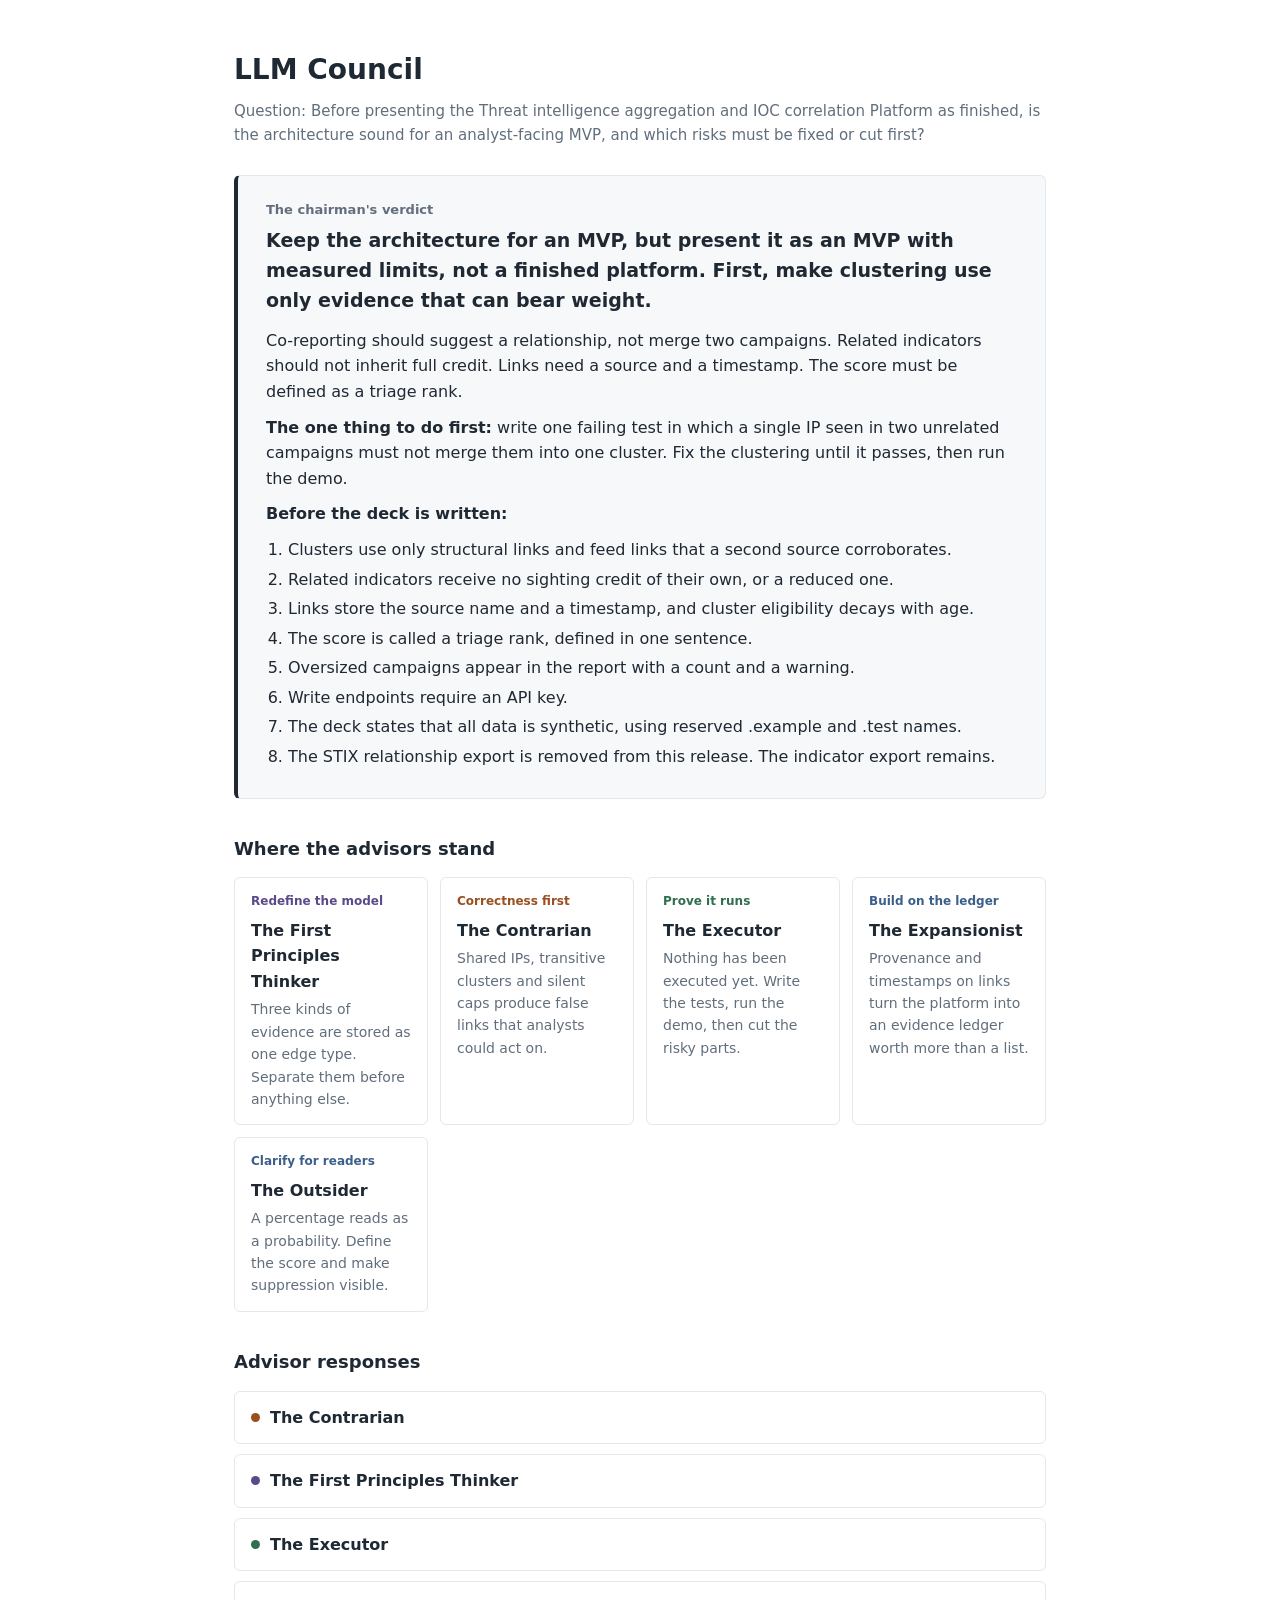
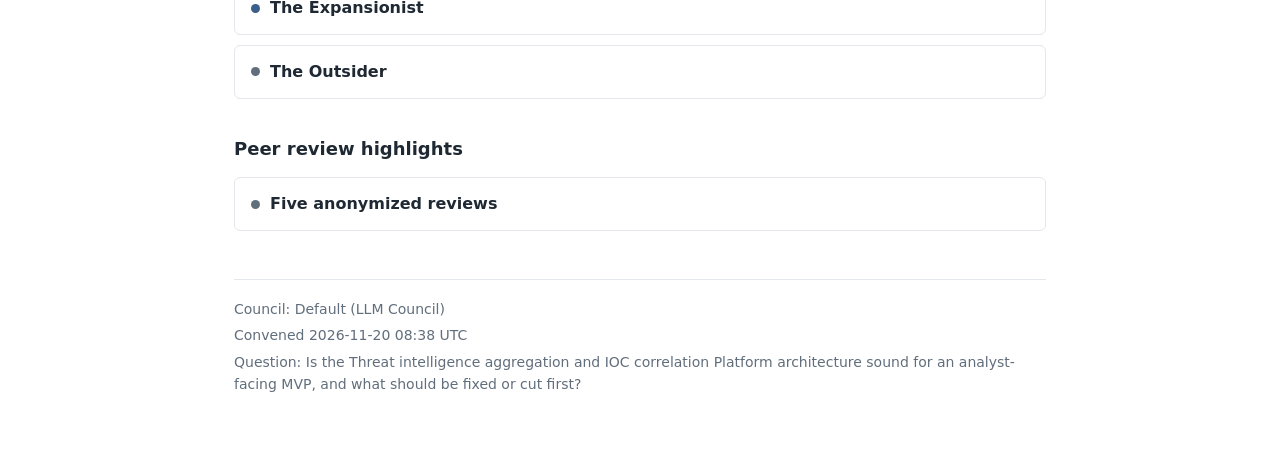
<file: docs/council/council-report-20261120-083808.html>
<!doctype html>
<html lang="en">
<head>
<meta charset="utf-8">
<meta name="viewport" content="width=device-width, initial-scale=1">
<title>LLM Council: Threat intelligence platform review</title>
<style>
  :root {
    --ink: #1f2933;
    --muted: #616e7c;
    --line: #e4e7eb;
    --soft: #f7f8fa;
    --agree: #2f6f4f;
    --clash: #9a4f1e;
    --caught: #3b5f8a;
    --build: #5a4a8a;
  }
  * { box-sizing: border-box; }
  body {
    margin: 0;
    background: #ffffff;
    color: var(--ink);
    font: 16px/1.6 system-ui, -apple-system, "Segoe UI", Roboto, Arial, sans-serif;
  }
  main { max-width: 860px; margin: 0 auto; padding: 48px 24px 64px; }
  header h1 { font-size: 28px; margin: 0 0 6px; font-weight: 650; }
  header .question { color: var(--muted); margin: 0 0 28px; font-size: 15px; }
  .verdict {
    border: 1px solid var(--line);
    border-left: 4px solid var(--ink);
    background: var(--soft);
    padding: 24px 28px;
    border-radius: 6px;
    margin-bottom: 36px;
  }
  .verdict h2 { font-size: 13px; color: var(--muted); font-weight: 600; margin: 0 0 4px; }
  .verdict .one { font-size: 19px; font-weight: 600; margin: 0 0 12px; }
  .verdict p { margin: 0 0 10px; }
  .verdict ol { margin: 8px 0 0; padding-left: 22px; }
  .verdict li { margin-bottom: 4px; }
  h2.section { font-size: 18px; margin: 36px 0 14px; font-weight: 650; }
  .positions { display: grid; grid-template-columns: repeat(auto-fit, minmax(190px, 1fr)); gap: 12px; }
  .position {
    border: 1px solid var(--line);
    border-radius: 6px;
    padding: 14px 16px;
    background: #fff;
  }
  .position .tag { font-size: 12px; font-weight: 600; margin-bottom: 6px; }
  .position .name { font-weight: 600; margin-bottom: 4px; }
  .position .stance { font-size: 14px; color: var(--muted); margin: 0; }
  .tag.build { color: var(--build); }
  .tag.agree { color: var(--agree); }
  .tag.clash { color: var(--clash); }
  .tag.caught { color: var(--caught); }
  details {
    border: 1px solid var(--line);
    border-radius: 6px;
    margin-bottom: 10px;
    background: #fff;
  }
  details summary {
    cursor: pointer;
    padding: 13px 16px;
    font-weight: 600;
    list-style: none;
    display: flex;
    align-items: center;
    gap: 10px;
  }
  details summary::-webkit-details-marker { display: none; }
  details summary::before {
    content: "";
    width: 9px; height: 9px; border-radius: 50%;
    background: var(--accent, var(--muted));
    flex: none;
  }
  details[open] summary { border-bottom: 1px solid var(--line); }
  details .body { padding: 14px 18px 16px 18px; }
  details .body p { margin: 0 0 12px; }
  details .body p:last-child { margin-bottom: 0; }
  .review-item { margin-bottom: 14px; }
  .review-item h3 { font-size: 15px; margin: 0 0 6px; }
  .review-item ol { margin: 0; padding-left: 20px; }
  .review-item li { margin-bottom: 4px; }
  footer {
    margin-top: 48px;
    padding-top: 18px;
    border-top: 1px solid var(--line);
    color: var(--muted);
    font-size: 14px;
  }
  footer p { margin: 0 0 4px; }
</style>
</head>
<body>
<main>
  <header>
    <h1>LLM Council</h1>
    <p class="question">Question: Before presenting the Threat intelligence aggregation and IOC correlation Platform as finished, is the architecture sound for an analyst-facing MVP, and which risks must be fixed or cut first?</p>
  </header>

  <section class="verdict" aria-labelledby="verdict-title">
    <h2 id="verdict-title">The chairman's verdict</h2>
    <p class="one">Keep the architecture for an MVP, but present it as an MVP with measured limits, not a finished platform. First, make clustering use only evidence that can bear weight.</p>
    <p>Co-reporting should suggest a relationship, not merge two campaigns. Related indicators should not inherit full credit. Links need a source and a timestamp. The score must be defined as a triage rank.</p>
    <p><strong>The one thing to do first:</strong> write one failing test in which a single IP seen in two unrelated campaigns must not merge them into one cluster. Fix the clustering until it passes, then run the demo.</p>
    <p><strong>Before the deck is written:</strong></p>
    <ol>
      <li>Clusters use only structural links and feed links that a second source corroborates.</li>
      <li>Related indicators receive no sighting credit of their own, or a reduced one.</li>
      <li>Links store the source name and a timestamp, and cluster eligibility decays with age.</li>
      <li>The score is called a triage rank, defined in one sentence.</li>
      <li>Oversized campaigns appear in the report with a count and a warning.</li>
      <li>Write endpoints require an API key.</li>
      <li>The deck states that all data is synthetic, using reserved .example and .test names.</li>
      <li>The STIX relationship export is removed from this release. The indicator export remains.</li>
    </ol>
  </section>

  <h2 class="section">Where the advisors stand</h2>
  <div class="positions">
    <div class="position" style="--accent:#5a4a8a">
      <div class="tag build">Redefine the model</div>
      <div class="name">The First Principles Thinker</div>
      <p class="stance">Three kinds of evidence are stored as one edge type. Separate them before anything else.</p>
    </div>
    <div class="position" style="--accent:#9a4f1e">
      <div class="tag clash">Correctness first</div>
      <div class="name">The Contrarian</div>
      <p class="stance">Shared IPs, transitive clusters and silent caps produce false links that analysts could act on.</p>
    </div>
    <div class="position" style="--accent:#2f6f4f">
      <div class="tag agree">Prove it runs</div>
      <div class="name">The Executor</div>
      <p class="stance">Nothing has been executed yet. Write the tests, run the demo, then cut the risky parts.</p>
    </div>
    <div class="position" style="--accent:#3b5f8a">
      <div class="tag caught">Build on the ledger</div>
      <div class="name">The Expansionist</div>
      <p class="stance">Provenance and timestamps on links turn the platform into an evidence ledger worth more than a list.</p>
    </div>
    <div class="position" style="--accent:#616e7c">
      <div class="tag caught">Clarify for readers</div>
      <div class="name">The Outsider</div>
      <p class="stance">A percentage reads as a probability. Define the score and make suppression visible.</p>
    </div>
  </div>

  <h2 class="section">Advisor responses</h2>

  <details style="--accent:#9a4f1e">
    <summary>The Contrarian</summary>
    <div class="body">
      <p>The architecture has failures that a presentation would expose. Related indicators receive full sighting credit, so a shared CDN or shared-hosting address inherits a score it never earned. Clustering is transitive, so one shared IP can merge two unrelated campaigns, and co-report links carry exactly 0.5, which clears the threshold by default. The cap on oversized campaigns is silent.</p>
      <p>The API has no authentication, so anyone who can reach the port can change the scores analysts act on. Noisy-OR assumes independent sources, but partner feeds that republish the same upstream data double count. Do not present this as finished until these have tests that fail on the current code.</p>
    </div>
  </details>

  <details style="--accent:#5a4a8a">
    <summary>The First Principles Thinker</summary>
    <div class="body">
      <p>Start from the analyst's real question: if I block or hunt this indicator, what else should I block, and how sure am I? The design answers the second with one number and the first with one graph. The root problem is that three claims (an observed DNS resolution, a source's assertion, and a hint from a shared report) are stored as one edge type with one weight.</p>
      <p>Rebuild around the kind of evidence. Structural links may form clusters. Feed links may form clusters only with corroboration. Co-reporting is a suggestion. Define the score as a triage rank, a probability or a severity, and write that definition into the product. Then decide whether the product is a graph database or a triage tool.</p>
    </div>
  </details>

  <details style="--accent:#2f6f4f">
    <summary>The Executor</summary>
    <div class="body">
      <p>Nothing has been executed, so every claim in the deck is still a claim. Build the package and run the tests, including a test that a shared IP must not merge campaigns and a test that a repeated source must not raise the score. Run the demo once on a fresh database and copy the measured numbers into the deck.</p>
      <p>Cut the STIX relationship export, because it is the part most likely to be rejected by a real consumer. Keep the indicator export and the xlsx export. Keep the dashboard to one table and one graph. Refreshing derived links on every ingest is acceptable at MVP scale, if the limit is stated and measured.</p>
    </div>
  </details>

  <details style="--accent:#3b5f8a">
    <summary>The Expansionist</summary>
    <div class="body">
      <p>If every link carries provenance, the platform becomes an evidence ledger. An analyst can see why two indicators are connected, STIX relationships carry real meaning, and a corroborated link can be shared with a sector group. Decay also allows blocklists with time-to-live values, which most flat blocklists lack.</p>
      <p>Do not expand scope before the core works, but add a source column to the links table now. Adding it later means migrating every stored link.</p>
    </div>
  </details>

  <details style="--accent:#616e7c">
    <summary>The Outsider</summary>
    <div class="body">
      <p>The project uses four words for related ideas: IOC, indicator, observation and sighting. Define each once. The score is called confidence in the code and score on the dashboard, and a percentage invites reading it as the chance of being malicious. Noisy-OR needs one plain sentence on the slide.</p>
      <p>Suppression is silent: login.microsoft.com disappears, and an analyst searching for it will assume it was never seen. State on the slide that the demo data is fictional. Show decay as one chart of a score falling over a month.</p>
    </div>
  </details>

  <h2 class="section">Peer review highlights</h2>
  <details>
    <summary>Five anonymized reviews</summary>
    <div class="body">
      <div class="review-item">
        <h3>Review 1</h3>
        <ol>
          <li>Strongest: Response D, for naming checkable failure mechanisms.</li>
          <li>Blind spot: no repair order or definition of done in D. B supplies both.</li>
          <li>Missed by all: no measurement of cluster precision against labelled campaigns.</li>
        </ol>
      </div>
      <div class="review-item">
        <h3>Review 2</h3>
        <ol>
          <li>Strongest: Response A, for identifying the central mistake.</li>
          <li>Blind spot: A gives no schema an implementer could start from.</li>
          <li>Missed by all: links have no timestamp, so decay never reaches clustering.</li>
        </ol>
      </div>
      <div class="review-item">
        <h3>Review 3</h3>
        <ol>
          <li>Strongest: Response B, for an executable order.</li>
          <li>Blind spot: cutting STIX must also change any slide that claims STIX support.</li>
          <li>Missed by all: the 30-day half-life and 0.5 threshold are unvalidated constants.</li>
        </ol>
      </div>
      <div class="review-item">
        <h3>Review 4</h3>
        <ol>
          <li>Strongest: Response E, for the missing source column.</li>
          <li>Blind spot: E ignores licence and traffic-light restrictions on the feeds.</li>
          <li>Missed by all: no rule for conflicting evidence between feeds.</li>
        </ol>
      </div>
      <div class="review-item">
        <h3>Review 5</h3>
        <ol>
          <li>Strongest: Response C, for the likely misreading of the score as a probability.</li>
          <li>Blind spot: C addresses wording, not correctness.</li>
          <li>Missed by all: the unauthenticated write API was not ranked against the correlation defects.</li>
        </ol>
      </div>
    </div>
  </details>

  <footer>
    <p>Council: Default (LLM Council)</p>
    <p>Convened 2026-11-20 08:38 UTC</p>
    <p>Question: Is the Threat intelligence aggregation and IOC correlation Platform architecture sound for an analyst-facing MVP, and what should be fixed or cut first?</p>
  </footer>
</main>
</body>
</html>
</file>
